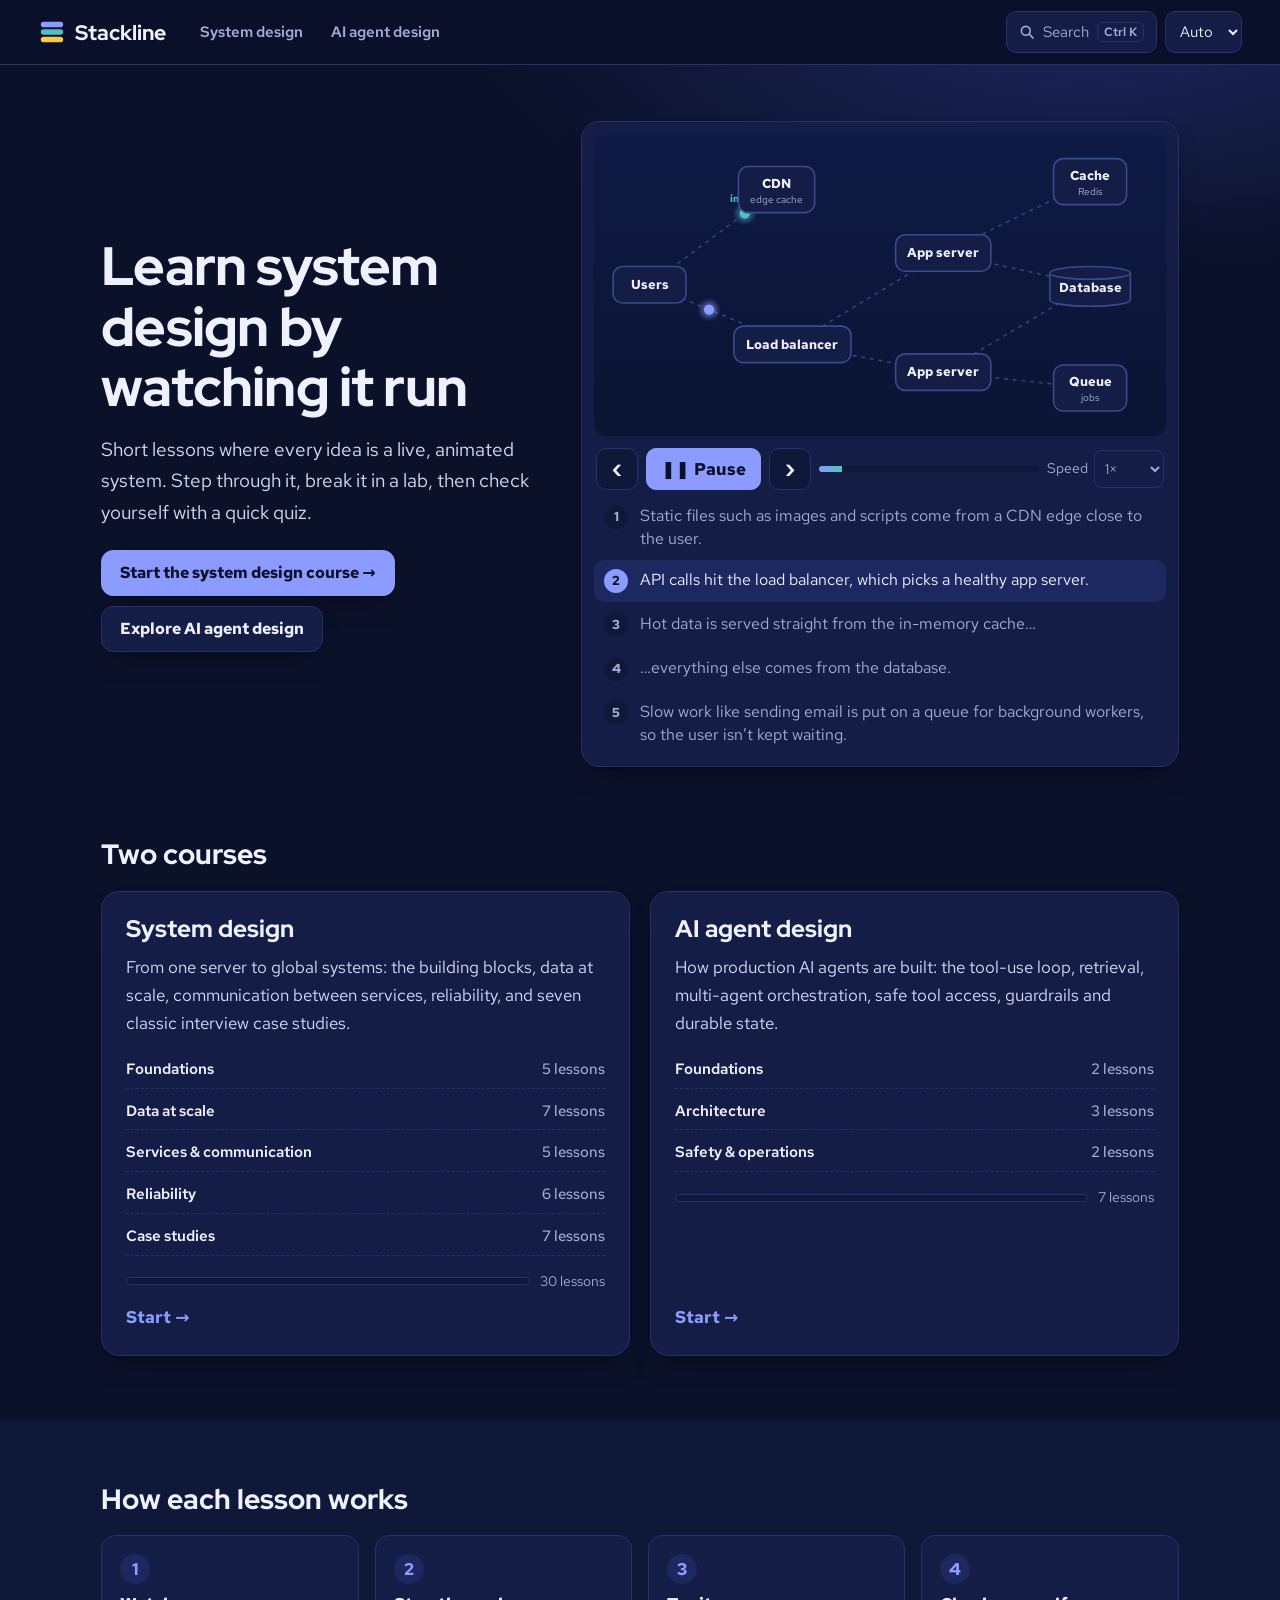
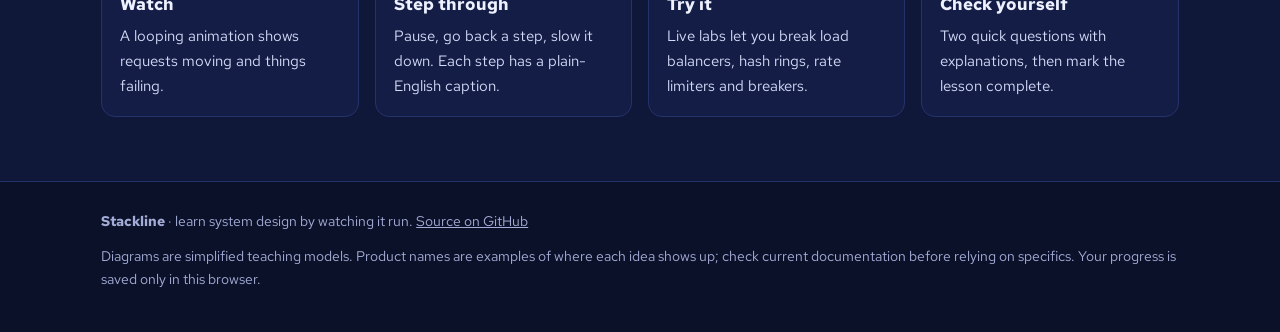
<file: index.html>
<!DOCTYPE html>
<html lang="en">
<head>
<meta charset="utf-8">
<meta name="viewport" content="width=device-width,initial-scale=1">
<title>Stackline</title>
<meta name="description" content="Stackline: learn system design and AI agent design through short animated lessons, live labs and quick quizzes.">
<script>try{var p=JSON.parse(localStorage.getItem('stackline-theme')||'"auto"'),h=new Date().getHours();document.documentElement.dataset.theme=p==='auto'?(h>=6&&h<18?'light':'dark'):p}catch(e){document.documentElement.dataset.theme='light'}</script>
<link rel="preconnect" href="https://fonts.googleapis.com"><link rel="preconnect" href="https://fonts.gstatic.com" crossorigin>
<link href="https://fonts.googleapis.com/css2?family=Red+Hat+Display:wght@700;800&family=Red+Hat+Text:wght@400;500;600;700&display=swap" rel="stylesheet">
<link rel="stylesheet" href="css/style.css">
</head>
<body>
<a class="skip" href="#app">Skip to content</a>
<header class="top"><div class="top-in">
  <a class="brand" href="#"><svg width="28" height="28" viewBox="0 0 30 30" aria-hidden="true"><rect x="3" y="4" width="24" height="6" rx="3" fill="#8c9bff"/><rect x="3" y="12" width="24" height="6" rx="3" fill="#4fc1c6"/><rect x="3" y="20" width="24" height="6" rx="3" fill="#f7c948"/></svg>Stackline</a>
  <nav class="topnav" aria-label="Courses"><a href="#system-design" data-c="system-design">System design</a><a href="#agent-design" data-c="agent-design">AI agent design</a></nav>
  <div class="tools">
    <button type="button" class="srch" id="s-open" aria-label="Search lessons"><svg viewBox="0 0 20 20" width="16" height="16" aria-hidden="true"><circle cx="8.5" cy="8.5" r="5.5" fill="none" stroke="currentColor" stroke-width="2"/><path d="M13 13l4.5 4.5" stroke="currentColor" stroke-width="2" stroke-linecap="round"/></svg><span>Search</span><kbd>Ctrl K</kbd></button>
    <label class="theme"><span class="vh">Theme</span><select id="theme" aria-label="Theme"><option value="auto">Auto</option><option value="light">Light</option><option value="dark">Dark</option></select></label>
  </div>
</div></header>

<main id="app" tabindex="-1"></main>

<footer class="foot"><div class="wrap">
  <p><strong>Stackline</strong> · learn system design by watching it run. <a href="https://github.com/rkparupudi/stackline">Source on GitHub</a></p>
  <p>Diagrams are simplified teaching models. Product names are examples of where each idea shows up; check current documentation before relying on specifics. Your progress is saved only in this browser.</p>
</div></footer>

<div class="search" id="search" aria-hidden="true" role="dialog" aria-modal="true" aria-label="Search lessons">
  <div class="s-box"><div class="s-row"><input id="s-in" type="search" placeholder="Search lessons: cache, Raft, RAG…" autocomplete="off" aria-controls="s-res"><button type="button" class="btn sm" id="s-close">Esc</button></div><ul id="s-res" role="listbox"></ul></div>
</div>

<script src="js/engine.js"></script>
<script src="js/content.js"></script>
<script src="js/content-extra.js"></script>
<script src="js/labs.js"></script>
<script src="js/app.js"></script>
</body>
</html>
</file>
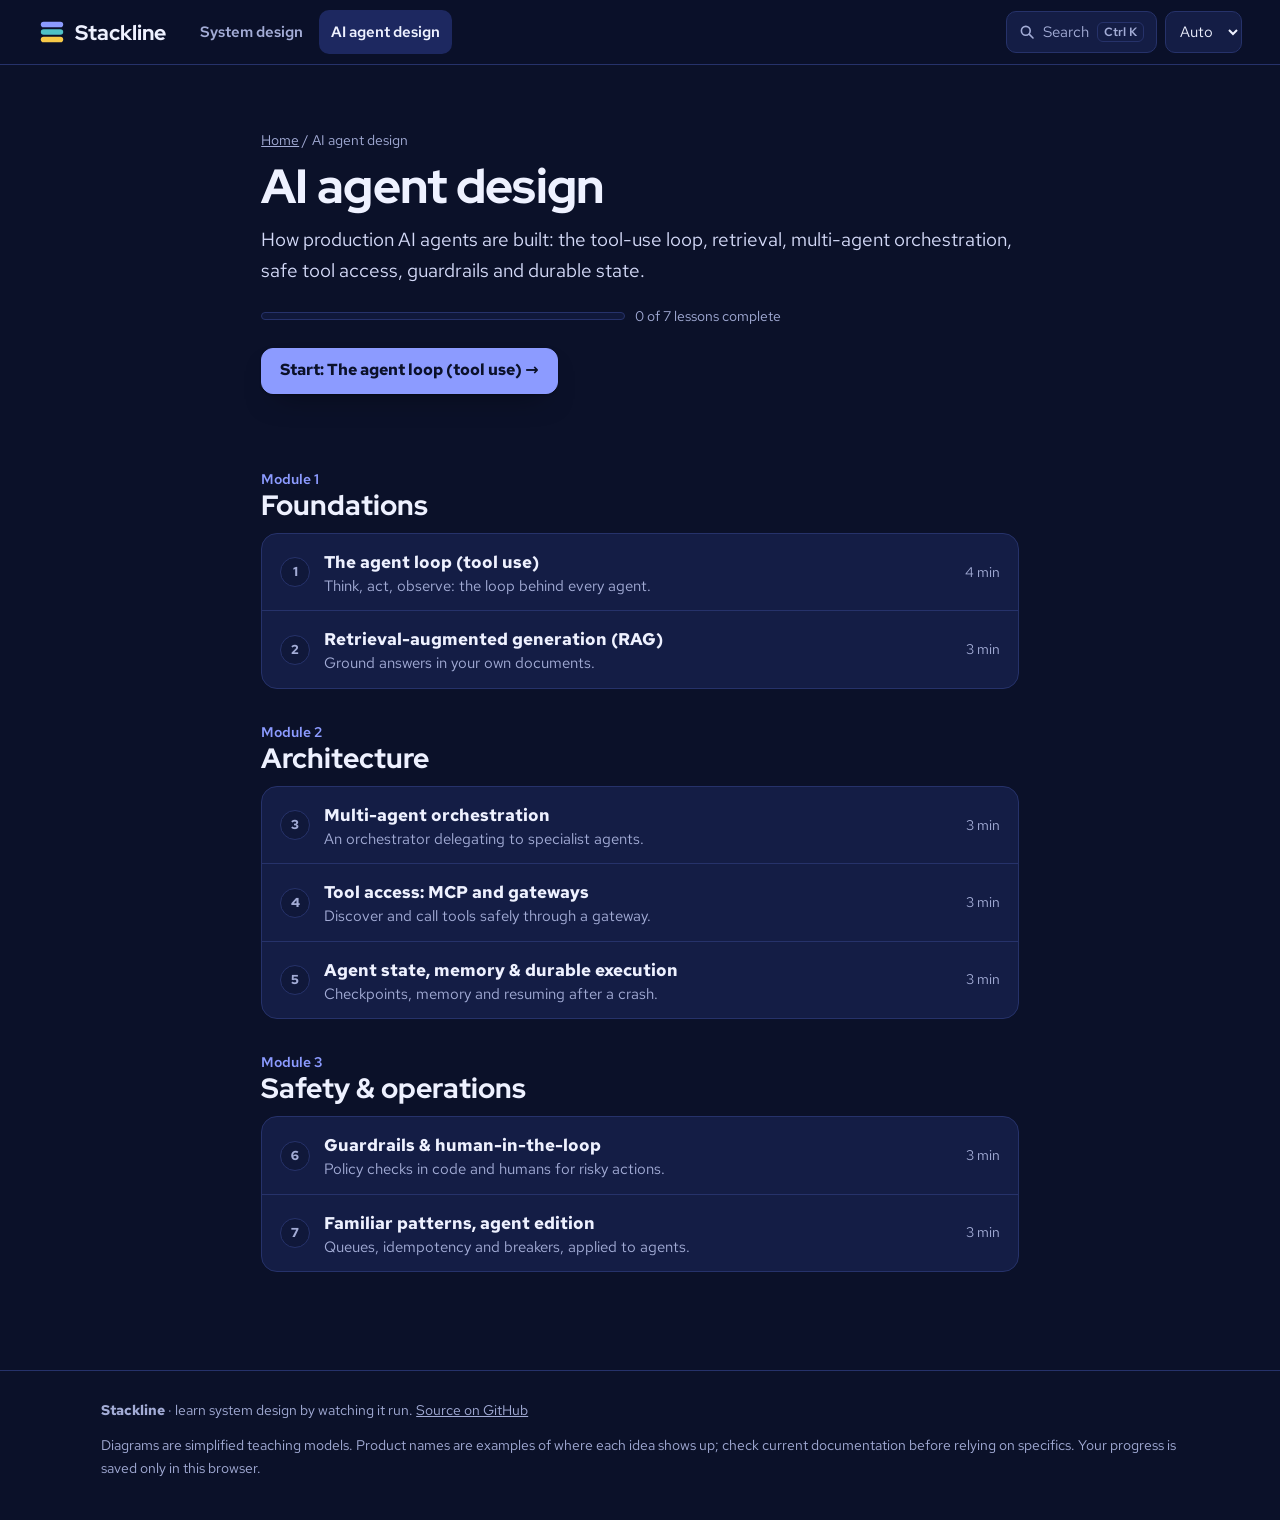
<file: agents.html>
<!DOCTYPE html>
<html lang="en"><head><meta charset="utf-8"><title>Stackline · AI agent design</title>
<meta http-equiv="refresh" content="0; url=./#agent-design"><link rel="canonical" href="./#agent-design">
<script>location.replace('./#agent-design'+(location.hash&&location.hash!=='#'?'':''))</script></head>
<body><p>Moved to <a href="./#agent-design">AI agent design</a>.</p></body></html>
</file>
<file: css/style.css>
/* VOICE: a calm, well-made course: clear steps, generous space, one live diagram at a time.
   IDEA: a textbook whose figures run. Pages are paper (light) or night (dark); diagrams always sit on a dark "screen".
   PICTURE: the animated system in each lesson, with step controls under it.
   COLOUR and TYPE: indigo accent, teal success, amber warning, red failure; Red Hat Display 800 + Red Hat Text.
   LAYOUT: top bar → home (hero + two course cards) → course outline → lesson (sidebar + single column). */
:root{--bg:#f7f8fc;--bg2:#eef0f8;--card:#fff;--line:#e1e4f0;--ink:#151a3a;--ink2:#2f3658;--mut:#5d6588;--acc:#3b4fd8;--acc-ink:#fff;--accs:#e8ebff;
  --q:#5466f0;--ok:#16939a;--w:#c48a00;--x:#e0442a;--shadow:0 1px 2px rgba(20,26,58,.06),0 8px 24px -12px rgba(20,26,58,.18);color-scheme:light}
:root[data-theme=dark]{--bg:#0b1129;--bg2:#10183a;--card:#141d45;--line:#26326a;--ink:#eef1ff;--ink2:#d4daf8;--mut:#a3acd6;--acc:#8c9bff;--acc-ink:#0b1129;--accs:#1d2860;
  --q:#8c9bff;--ok:#4fc1c6;--w:#f7c948;--x:#ff6a4d;--shadow:0 1px 2px rgba(0,0,0,.3),0 14px 30px -16px rgba(0,0,0,.6);color-scheme:dark}
*{box-sizing:border-box;min-width:0}
html{scroll-padding-top:80px}
body{margin:0;background:var(--bg);color:var(--ink);font:17px/1.65 "Red Hat Text",system-ui,sans-serif;overflow-x:clip;transition:background .2s,color .2s}
h1,h2,h3{font-family:"Red Hat Display",system-ui,sans-serif;font-weight:800;line-height:1.12;text-wrap:balance;margin:0}
h1{font-size:clamp(32px,4.6vw,48px);letter-spacing:-.015em}
h2{font-size:clamp(23px,2.6vw,28px)}
h3{font-size:19px}
p{margin:0 0 12px}
a{color:var(--acc)}
button,select,input{font:inherit;color:inherit}
:focus-visible{outline:3px solid var(--acc);outline-offset:2px;border-radius:6px}
.vh{position:absolute;width:1px;height:1px;overflow:hidden;clip:rect(0 0 0 0)}
.skip{position:absolute;left:-999px;top:8px;background:var(--card);padding:8px 12px;z-index:50}.skip:focus{left:8px}
.wrap{max-width:1180px;margin:0 auto;padding-inline:max(4vw,16px)}
.wrap.narrow{max-width:860px}
.band{padding-block:clamp(32px,5vw,64px)}
.band.alt{background:var(--bg2)}
.lead{font-size:19px;color:var(--ink2);max-width:62ch}
.note{font-size:15px;color:var(--mut)}
.btn{display:inline-flex;align-items:center;justify-content:center;gap:8px;min-height:46px;padding:0 18px;border-radius:12px;border:1px solid var(--line);background:var(--card);color:var(--ink);font-weight:700;font-size:16px;text-decoration:none;cursor:pointer;box-shadow:var(--shadow)}
.btn:hover{border-color:var(--acc)}
.btn.pri{background:var(--acc);color:var(--acc-ink);border-color:var(--acc)}
.btn.pri:hover{filter:brightness(1.07)}
.btn.sm{min-height:40px;padding:0 12px;font-size:14px;box-shadow:none}
/* top bar */
.top{position:sticky;top:0;z-index:20;background:color-mix(in srgb,var(--bg) 88%,transparent);backdrop-filter:blur(10px);border-bottom:1px solid var(--line)}
.top-in{max-width:1400px;margin:0 auto;padding:10px max(3vw,14px);display:flex;align-items:center;gap:12px 22px;flex-wrap:wrap}
.brand{display:flex;align-items:center;gap:9px;font:800 21px "Red Hat Display",system-ui,sans-serif;color:var(--ink);text-decoration:none}
.topnav{display:flex;gap:4px;flex-wrap:wrap}
.topnav a{color:var(--mut);text-decoration:none;font-weight:600;font-size:15px;padding:9px 12px;border-radius:10px;min-height:44px;display:flex;align-items:center}
.topnav a:hover{color:var(--ink);background:var(--bg2)}
.topnav a[aria-current]{color:var(--ink);background:var(--accs)}
.tools{margin-left:auto;display:flex;gap:8px;align-items:center}
.srch{display:flex;align-items:center;gap:8px;min-height:42px;padding:0 12px;border-radius:10px;border:1px solid var(--line);background:var(--card);color:var(--mut);cursor:pointer;font-size:15px}
.srch kbd{font:600 12px "Red Hat Text",system-ui,sans-serif;border:1px solid var(--line);border-radius:6px;padding:1px 6px}
.theme select{min-height:42px;border-radius:10px;border:1px solid var(--line);background:var(--card);padding:0 10px;font-size:15px;cursor:pointer}
@media(max-width:640px){.srch span,.srch kbd{display:none}.topnav{order:3;width:100%}.top-in{gap:6px 10px}}
/* home */
.home-hero{background:radial-gradient(900px 400px at 85% -10%,var(--accs),transparent 70%);padding-block:clamp(28px,5vw,56px) 8px}
.hh{display:grid;grid-template-columns:minmax(0,.9fr) minmax(0,1.2fr);gap:32px;align-items:center}
.hh h1{font-size:clamp(34px,4.8vw,54px)}
.hh .lead{margin-top:16px}
.cta{display:flex;flex-wrap:wrap;gap:10px;margin-top:22px}
@media(max-width:900px){.hh{grid-template-columns:minmax(0,1fr)}}
.cards{display:grid;grid-template-columns:repeat(2,minmax(0,1fr));gap:20px;margin-top:20px}
@media(max-width:760px){.cards{grid-template-columns:minmax(0,1fr)}}
.course{display:flex;flex-direction:column;gap:10px;padding:24px;border-radius:18px;background:var(--card);border:1px solid var(--line);color:var(--ink);text-decoration:none;box-shadow:var(--shadow);transition:transform .15s,border-color .15s}
.course:hover{border-color:var(--acc);transform:translateY(-2px)}
.course h3{font-size:24px}.course p{color:var(--ink2);margin:0}
.course ul{list-style:none;padding:0;margin:4px 0;display:grid;gap:4px}
.course li{display:flex;justify-content:space-between;gap:10px;font-weight:600;font-size:15px;padding:6px 0;border-bottom:1px dashed var(--line)}
.course li span{color:var(--mut);font-weight:500;white-space:nowrap}
.course .go{font-weight:700;color:var(--acc);margin-top:auto}
.prog{display:flex;align-items:center;gap:10px;font-size:14px;color:var(--mut)}
.pbar{flex:1;height:8px;border-radius:8px;background:var(--bg2);overflow:hidden;border:1px solid var(--line)}
.pbar b{display:block;height:100%;background:linear-gradient(90deg,var(--acc),var(--ok))}
.prog.big{margin:18px 0 20px;max-width:520px}
.how{list-style:none;padding:0;margin:20px 0 0;display:grid;grid-template-columns:repeat(4,minmax(0,1fr));gap:16px;counter-reset:h}
.how li{background:var(--card);border:1px solid var(--line);border-radius:14px;padding:18px;display:flex;flex-direction:column;gap:6px}
.how li::before{counter-increment:h;content:counter(h);width:30px;height:30px;border-radius:50%;display:grid;place-items:center;background:var(--accs);color:var(--acc);font-weight:800}
.how b{font-size:17px}.how span{color:var(--ink2);font-size:15px}
@media(max-width:900px){.how{grid-template-columns:repeat(2,minmax(0,1fr))}}
@media(max-width:520px){.how{grid-template-columns:minmax(0,1fr)}}
/* course outline */
.course-head{padding-bottom:12px}
.crumb{font-size:14px;color:var(--mut);margin-bottom:8px}.crumb a{color:var(--mut)}
.course-head h1{margin-bottom:10px}
.course-head+.wrap .figc{margin-block:8px 0}
.module{margin-bottom:34px}
.module h2{display:flex;flex-direction:column;gap:2px;margin-bottom:12px}
.module h2 span{font:600 14px "Red Hat Text",system-ui,sans-serif;color:var(--acc)}
.lessons{list-style:none;margin:0;padding:0;border:1px solid var(--line);border-radius:16px;background:var(--card);overflow:hidden}
.lessons li+li{border-top:1px solid var(--line)}
.lessons a{display:grid;grid-template-columns:auto minmax(0,1fr) auto;gap:14px;align-items:center;padding:14px 18px;color:var(--ink);text-decoration:none;min-height:64px}
.lessons a:hover{background:var(--bg2)}
.num{width:30px;height:30px;border-radius:50%;display:grid;place-items:center;font-weight:700;font-size:13px;background:var(--bg2);color:var(--mut);border:1px solid var(--line);flex:none}
a.done .num{background:var(--ok);border-color:var(--ok);color:#fff}
.tk{width:15px;height:15px}
.lessons .tx b{display:block;font-size:17px}.lessons .tx small{display:block;color:var(--mut);font-size:14.5px;line-height:1.4}
.lessons .meta{font-size:14px;color:var(--mut);white-space:nowrap;display:flex;gap:8px;align-items:center}
.lessons em{font-style:normal;font-weight:700;font-size:12px;color:var(--ok);border:1px solid var(--ok);border-radius:999px;padding:1px 8px}
@media(max-width:520px){.lessons a{grid-template-columns:auto minmax(0,1fr)}.lessons .meta{grid-column:2}}
/* lesson */
.lesson-wrap{max-width:1400px;margin:0 auto;display:grid;grid-template-columns:290px minmax(0,1fr);gap:0 clamp(24px,4vw,56px);padding-inline:max(3vw,14px)}
.side{position:sticky;top:66px;align-self:start;max-height:calc(100vh - 66px);overflow-y:auto;padding:24px 6px 24px 0;border-right:1px solid var(--line)}
.side-t{font:800 18px "Red Hat Display",system-ui,sans-serif;margin:0 0 8px}.side-t a{color:var(--ink);text-decoration:none}
.side .prog{margin-bottom:12px;padding-right:12px}
.side-m{font-size:13px;font-weight:700;color:var(--mut);margin:16px 0 4px}
.side ol{list-style:none;margin:0;padding:0}
.side ol a{display:flex;gap:10px;align-items:center;padding:7px 10px;border-radius:10px;color:var(--ink2);text-decoration:none;font-size:15px;line-height:1.3;min-height:40px}
.side ol a:hover{background:var(--bg2)}
.side ol a.cur{background:var(--accs);color:var(--ink);font-weight:700}
.side .num{width:24px;height:24px;font-size:12px}
.lesson{max-width:820px;padding-block:24px 64px}
.toc{display:none;margin-bottom:14px}
.meta-line{font-size:14.5px;color:var(--mut);margin:0 0 6px}.ok-t{color:var(--ok);font-weight:700}
.lesson h1{margin-bottom:12px}
.tldr{font-size:19.5px;line-height:1.55;color:var(--ink2);border-left:4px solid var(--acc);padding:4px 0 4px 16px;margin-bottom:24px}
.lesson section{margin-top:34px}
.lesson section>h2{margin-bottom:12px}
.ideas{margin:0;padding-left:22px}.ideas li{margin-bottom:8px}
.facts{display:grid;grid-template-columns:repeat(3,minmax(0,1fr));gap:14px}
.facts>div{background:var(--card);border:1px solid var(--line);border-radius:14px;padding:16px}
.facts h3{font-size:16px;margin-bottom:6px}.facts p{font-size:15.5px;color:var(--ink2);margin:0}
.facts .tip{border-color:var(--acc);background:var(--accs)}
@media(max-width:900px){.facts{grid-template-columns:minmax(0,1fr)}}
.complete{margin-top:30px}
.pn{display:grid;grid-template-columns:1fr 1fr;gap:14px;margin-top:22px}
.pn a{display:flex;flex-direction:column;gap:2px;padding:14px 16px;border:1px solid var(--line);border-radius:14px;background:var(--card);color:var(--ink);text-decoration:none}
.pn a:hover{border-color:var(--acc)}.pn .n{text-align:right}
.pn small{color:var(--mut);font-size:13px}
@media(max-width:1000px){.lesson-wrap{grid-template-columns:minmax(0,1fr)}.toc{display:inline-flex}
  .side{display:none;position:static;max-height:none;border:1px solid var(--line);border-radius:14px;background:var(--card);padding:16px;margin-top:16px}
  .side.open{display:block}}
/* figure */
.figc{background:var(--card);border:1px solid var(--line);border-radius:18px;padding:12px;box-shadow:var(--shadow)}
.canvas{background:linear-gradient(180deg,#0f1a45,#0b1433);border-radius:12px;overflow:hidden}
.canvas svg{display:block;width:100%;height:auto;aspect-ratio:720/380}
.canvas .labsvg{aspect-ratio:400/312;max-height:380px;margin:0 auto}
.edge{stroke:#33427e;stroke-width:2;stroke-dasharray:5 6}
.ring{fill:none;stroke:#33427e;stroke-width:3}
svg text{font-family:"Red Hat Text",system-ui,sans-serif}
.ctrl{display:flex;align-items:center;gap:8px;margin:12px 2px 6px;flex-wrap:wrap}
.ctrl button{min-height:42px;border-radius:10px;border:1px solid var(--line);background:var(--bg2);cursor:pointer;font-weight:700;padding:0 14px}
.ctrl .ic{width:42px;padding:0;font-size:22px;line-height:1}
.ctrl .play{background:var(--acc);color:var(--acc-ink);border-color:var(--acc);min-width:104px}
.bar{flex:1;min-width:80px;height:6px;border-radius:6px;background:var(--bg2);overflow:hidden}
.bar b{display:block;height:100%;width:0;background:linear-gradient(90deg,var(--acc),var(--ok))}
.spd{font-size:14px;color:var(--mut);display:flex;align-items:center;gap:6px}
.spd select{min-height:38px;border-radius:8px;border:1px solid var(--line);background:var(--card);padding:0 6px}
ol.steps{list-style:none;margin:6px 0 0;padding:0;display:grid;gap:2px;counter-reset:s}
ol.steps button{display:flex;gap:12px;width:100%;text-align:left;background:none;border:0;border-radius:10px;padding:8px 10px;min-height:42px;font-size:16px;line-height:1.45;color:var(--mut);cursor:pointer;align-items:flex-start}
ol.steps button::before{counter-increment:s;content:counter(s);flex:none;width:24px;height:24px;border-radius:50%;display:grid;place-items:center;font-size:12.5px;font-weight:700;background:var(--bg2);color:var(--mut);margin-top:1px}
ol.steps li.on button{color:var(--ink);background:var(--accs)}
ol.steps li.on button::before{background:var(--acc);color:var(--acc-ink)}
/* quiz */
.quiz fieldset{border:1px solid var(--line);border-radius:14px;padding:16px;margin:0 0 14px;background:var(--card)}
.quiz legend{font-weight:700;padding:0 6px;font-size:17px}
.quiz button{display:block;width:100%;text-align:left;margin-top:8px;padding:11px 14px;min-height:46px;border-radius:10px;border:1px solid var(--line);background:var(--bg);cursor:pointer;font-size:16px}
.quiz button:hover:not(:disabled){border-color:var(--acc)}
.quiz button:disabled{cursor:default}
.quiz button.right{border-color:var(--ok);background:color-mix(in srgb,var(--ok) 14%,var(--card));font-weight:600}
.quiz button.wrong{border-color:var(--x);background:color-mix(in srgb,var(--x) 12%,var(--card))}
.quiz .exp{margin:12px 2px 0;font-size:15.5px;color:var(--ink2)}
.quiz .score{font-weight:700;color:var(--acc)}
.reflect{margin-top:18px;border:1px solid var(--line);border-radius:14px;padding:14px 16px;background:var(--card)}
.reflect summary{cursor:pointer;font-weight:700;min-height:28px}
.reflect p{margin:10px 0 0;color:var(--ink2)}
/* labs */
.lab{background:var(--card);border:1px solid var(--line);border-radius:18px;padding:20px;display:flex;flex-direction:column;gap:12px;box-shadow:var(--shadow)}
.lab h2{font-size:22px}
.lab .row{display:flex;flex-wrap:wrap;gap:8px;align-items:center}
.lab .row button,.lab select{min-height:44px;border-radius:10px;border:1px solid var(--line);background:var(--bg2);padding:0 14px;font-weight:600;cursor:pointer}
.lab button.on{background:var(--ok);border-color:var(--ok);color:#fff}
.lab label{font-size:15px;color:var(--mut);display:flex;align-items:center;gap:8px;flex-wrap:wrap}
input[type=range]{accent-color:var(--acc);width:150px;min-height:32px}
.srv{display:grid;grid-template-columns:repeat(4,minmax(0,1fr));gap:8px}
@media(max-width:600px){.srv{grid-template-columns:repeat(2,minmax(0,1fr))}}
.sv{background:var(--bg);border:1px solid var(--line);border-radius:12px;padding:10px;transition:border-color .2s,box-shadow .2s}
.sv.flash{border-color:var(--q);box-shadow:0 0 0 2px color-mix(in srgb,var(--q) 35%,transparent)}
.sv.down{opacity:.6;border-color:var(--x)}
.sv b{display:block;font-size:14.5px}.sv small{display:block;color:var(--mut);font-size:13px;min-height:19px}
.sv button{width:100%;margin-top:6px;font-size:13px;min-height:40px;border-radius:8px;border:1px solid var(--line);background:var(--card);cursor:pointer}
.meter{height:8px;background:var(--bg2);border-radius:6px;margin:8px 0 6px;overflow:hidden}
.meter i{display:block;height:100%;width:0;transition:width .2s}
.stat{display:flex;flex-wrap:wrap;gap:6px 18px;font-size:15px;color:var(--mut)}
.stat strong{color:var(--ink);font-variant-numeric:tabular-nums}.stat .full{flex-basis:100%}
.log{display:flex;flex-wrap:wrap;gap:4px;min-height:26px}.log i{width:16px;height:16px;border-radius:4px;display:block}
.bucket{height:26px;background:var(--bg2);border:1px solid var(--line);border-radius:8px;overflow:hidden}
.bucket i{display:block;height:100%;background:linear-gradient(90deg,var(--acc),var(--ok));width:0}
.cbstate{font:800 20px "Red Hat Display",system-ui,sans-serif;padding:6px 14px;border-radius:10px;display:inline-block;color:#0b1433}
.egrid{display:grid;grid-template-columns:repeat(2,minmax(0,1fr));gap:14px}
.egrid label{flex-direction:column;align-items:stretch;gap:6px;color:var(--ink);font-weight:600}
.egrid label span{display:flex;align-items:center;gap:8px;color:var(--mut);font-weight:500}
.egrid input{font-size:16px;background:var(--bg);border:1px solid var(--line);border-radius:10px;min-height:44px;padding:0 12px;width:100%}
@media(max-width:600px){.egrid{grid-template-columns:minmax(0,1fr)}}
.tiles{display:grid;grid-template-columns:repeat(auto-fit,minmax(150px,1fr));gap:10px}
.tile{background:var(--bg);border:1px solid var(--line);border-radius:12px;padding:12px}
.tile small{display:block;color:var(--mut);font-size:13px}
.tile strong{display:block;font:800 clamp(20px,2.4vw,26px)/1.15 "Red Hat Display",system-ui,sans-serif;margin-top:4px;white-space:nowrap}
.tile.k strong{color:var(--ok)}
ol.math{margin:4px 0 0;padding-left:20px;color:var(--ink2);font-size:15px}ol.math li{margin-bottom:6px}ol.math b{color:var(--acc);white-space:nowrap}
.lab .sub{font-size:19px;margin-top:10px}
/* tables */
table{width:100%;border-collapse:collapse;font-size:15.5px}
th,td{text-align:left;padding:11px 12px;border-bottom:1px solid var(--line);vertical-align:top}
th{color:var(--mut);font-weight:600;font-size:14px}
@media(max-width:600px){.stack thead{display:none}.stack tr{display:grid;padding-block:10px;border-bottom:1px solid var(--line)}.stack td{display:flow-root;border:0;padding:3px 0;padding-inline-start:7.5em}.stack td::before{content:attr(data-l);float:inline-start;width:7em;margin-inline-start:-7.5em;color:var(--mut);font-size:13px}}
/* search */
.search{position:fixed;inset:0;z-index:40;background:rgba(8,12,30,.55);display:none;align-items:flex-start;justify-content:center;padding:10vh 16px 16px}
.search.open{display:flex}
.s-box{width:min(640px,100%);background:var(--card);border:1px solid var(--line);border-radius:16px;box-shadow:0 30px 80px -20px rgba(0,0,0,.5);overflow:hidden}
.s-row{display:flex;gap:8px;padding:12px;border-bottom:1px solid var(--line)}
.s-row input{flex:1;font-size:17px;min-height:46px;border:0;background:transparent;padding:0 8px;outline:none}
#s-res{list-style:none;margin:0;padding:8px;max-height:60vh;overflow-y:auto}
#s-res a{display:block;padding:10px 12px;border-radius:10px;color:var(--ink);text-decoration:none}
#s-res a.sel,#s-res a:hover{background:var(--accs)}
#s-res small{display:block;color:var(--mut);font-size:13.5px}
#s-res .none{padding:14px;color:var(--mut)}
.foot{border-top:1px solid var(--line);color:var(--mut);font-size:14px;padding-block:28px}
.foot a{color:var(--mut)}
@media(prefers-reduced-motion:reduce){*{transition:none!important}}
</file>
